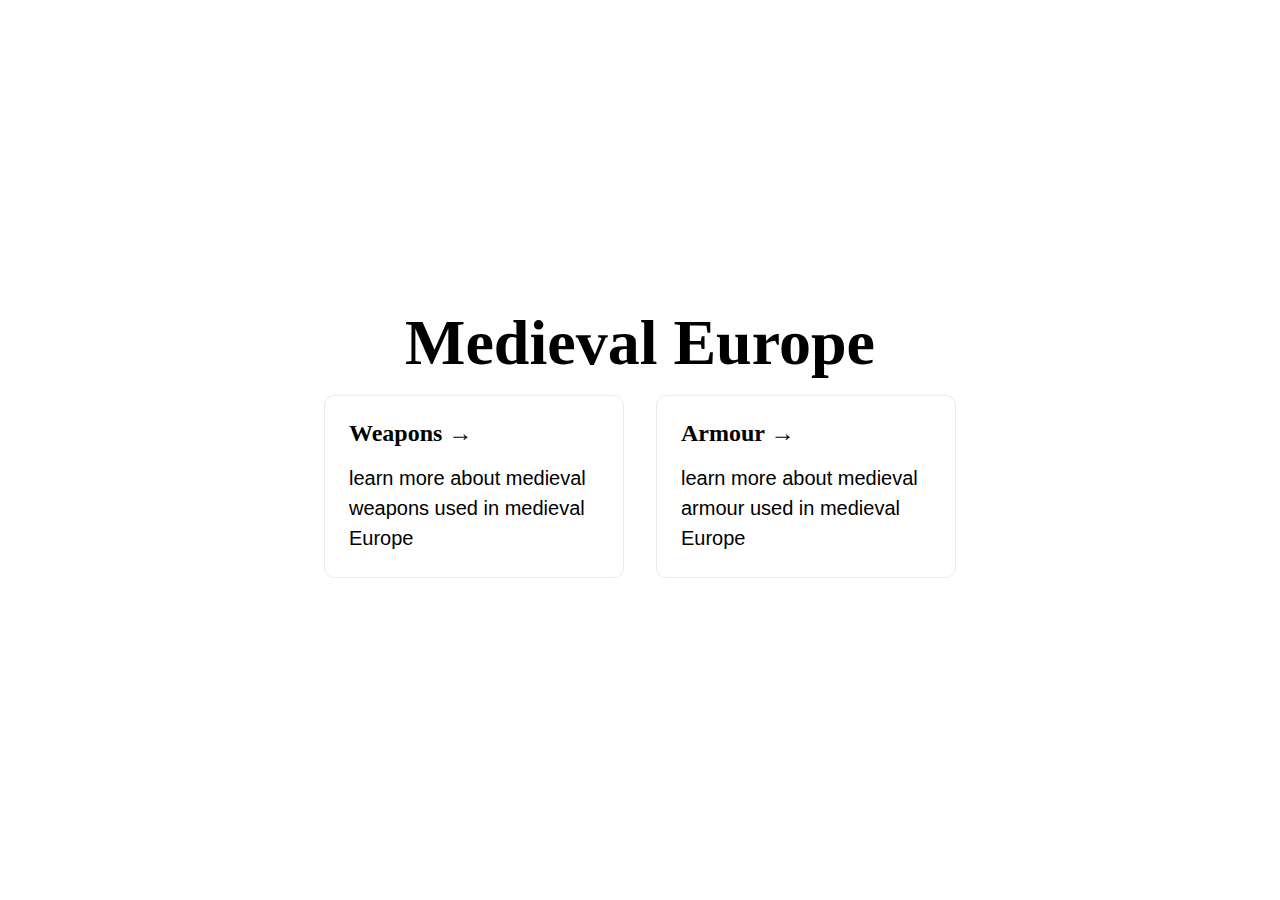
<file: Europe.html>
<!DOCTYPE html>
<html lang="en">
<head>
    <meta charset="UTF-8">
    <meta name="viewport" content="width=device-width, initial-scale=1.0">
    <title>Europe</title>
</head>
<body>
    <main>
      <h1 class="title">Medieval Europe</h1>
     
  
      <section class="grid">
        <a class='card'>
          <h2>Weapons &rarr;</h2>
          <p>learn more about medieval weapons used in medieval Europe </p>
        </a>
  
        <a class='card'>
          <h2>Armour &rarr;</h2>
          <p>
            learn more about medieval armour used in medieval Europe
          </p>
        </a>
      </section>
    </main>
<style>
  body {
padding: 0;
margin: 0;
font-family: -apple-system, BlinkMacSystemFont, Segoe UI, Roboto, Oxygen,
    Ubuntu, Cantarell, Fira Sans, Droid Sans, Helvetica Neue, sans-serif;
}

a {
color: inherit;
text-decoration: none;
}

* {
box-sizing: border-box;
}

main {
min-height: 100vh;
padding: 4rem 2rem;
flex: 1;
display: flex;
flex-direction: column;
justify-content: center;
align-items: center;
}

.title {
font-family: Cambria, Cochin, Georgia, Times, 'Times New Roman', serif;
margin: 0;
line-height: 1.15;
font-size: 4rem;
}

.title,
.description {
text-align: center;
}

.description {
margin: 4rem 0;
line-height: 1.5;
font-size: 1.5rem;
}

.code {
background: #fafafa;
border-radius: 5px;
padding: 0.75rem;
font-size: 1.1rem;
font-family: Menlo, Monaco, Lucida Console, Liberation Mono, DejaVu Sans Mono,
    Bitstream Vera Sans Mono, Courier New, monospace;
}

.grid {
display: flex;
align-items: center;
justify-content: center;
flex-wrap: wrap;
max-width: 800px;
}

.card {
margin: 1rem;
padding: 1.5rem;
text-align: left;
color: inherit;
text-decoration: none;
border: 1px solid #eaeaea;
border-radius: 10px;
transition: color 0.15s ease, border-color 0.15s ease;
max-width: 300px;
}

.card:hover,
.card:focus,
.card:active {
color: #0070f3;
border-color: #0070f3;
}

.card h2 {
margin: 0 0 1rem 0;
font-size: 1.5rem;
font-family: Cambria, Cochin, Georgia, Times, 'Times New Roman', serif
}

.card p {
margin: 0;
font-size: 1.25rem;
line-height: 1.5;
}

@media (max-width: 600px) {
.grid {
    width: 100%;
    flex-direction: column;
}
}
</style>
</html>
</file>
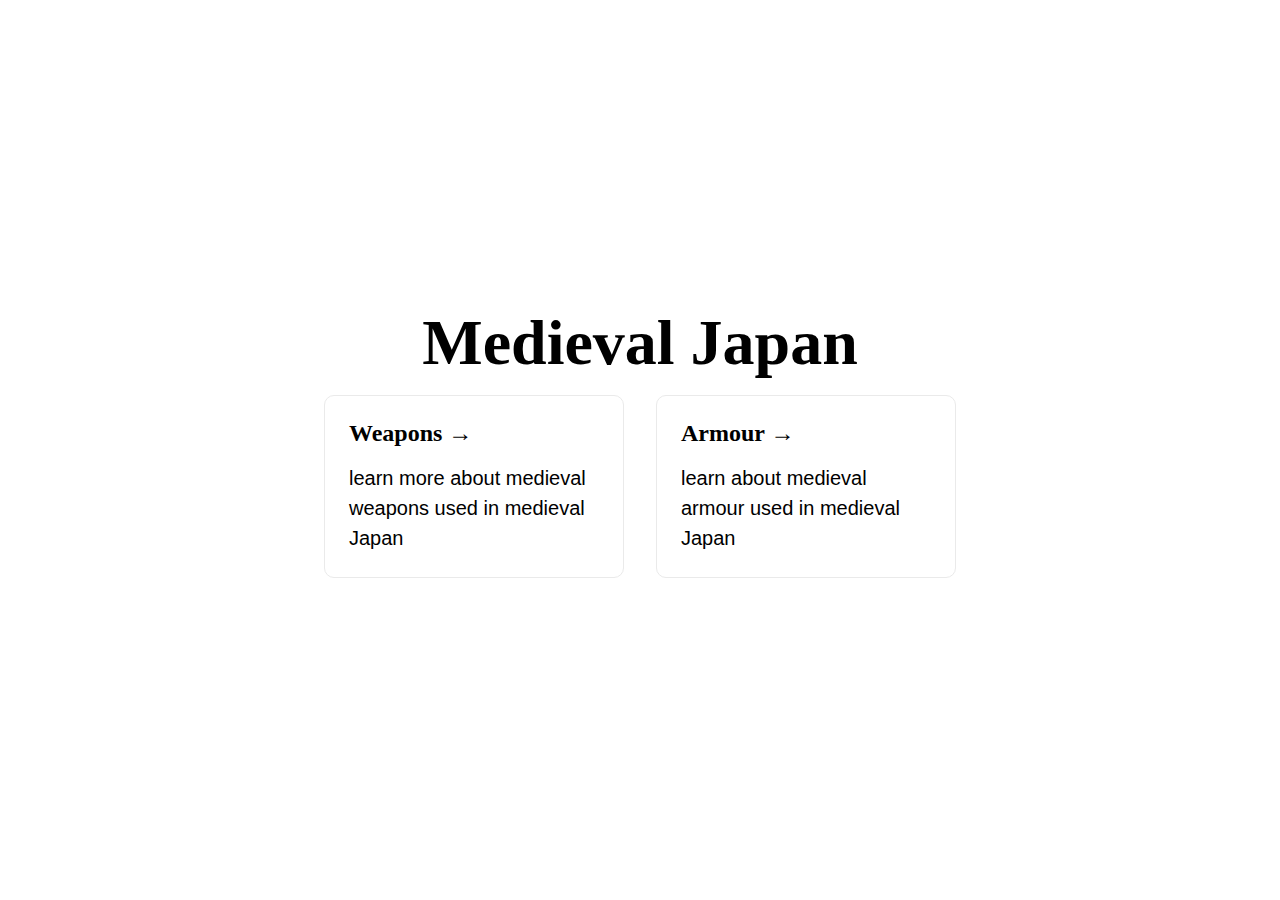
<file: Japan.html>
<!DOCTYPE html>
<html lang="en">
<head>
    <meta charset="UTF-8">
    <meta name="viewport" content="width=device-width, initial-scale=1.0">
    <title>Europe</title>
</head>
<body>
    <main>
      <h1 class="title">Medieval Japan</h1>
     
  
      <section class="grid">
        <a class='card'>
          <h2>Weapons &rarr;</h2>
          <p>learn more about medieval weapons used in medieval Japan </p>
        </a>
  
        <a class='card'>
          <h2>Armour &rarr;</h2>
          <p>
            learn about medieval armour used in medieval Japan
          </p>
        </a>
      </section>
    </main>
<style>
  body {
padding: 0;
margin: 0;
font-family: -apple-system, BlinkMacSystemFont, Segoe UI, Roboto, Oxygen,
    Ubuntu, Cantarell, Fira Sans, Droid Sans, Helvetica Neue, sans-serif;
}

a {
color: inherit;
text-decoration: none;
}

* {
box-sizing: border-box;
}

main {
min-height: 100vh;
padding: 4rem 2rem;
flex: 1;
display: flex;
flex-direction: column;
justify-content: center;
align-items: center;
}

.title {
margin: 0;
line-height: 1.15;
font-size: 4rem;
font-family: Cambria, Cochin, Georgia, Times, 'Times New Roman', serif
}

.title,
.description {
text-align: center;
}

.description {
margin: 4rem 0;
line-height: 1.5;
font-size: 1.5rem;
}

.code {
background: #fafafa;
border-radius: 5px;
padding: 0.75rem;
font-size: 1.1rem;
font-family: Menlo, Monaco, Lucida Console, Liberation Mono, DejaVu Sans Mono,
    Bitstream Vera Sans Mono, Courier New, monospace;
}

.grid {
display: flex;
align-items: center;
justify-content: center;
flex-wrap: wrap;
max-width: 800px;
}

.card {
margin: 1rem;
padding: 1.5rem;
text-align: left;
color: inherit;
text-decoration: none;
border: 1px solid #eaeaea;
border-radius: 10px;
transition: color 0.15s ease, border-color 0.15s ease;
max-width: 300px;
}

.card:hover,
.card:focus,
.card:active {
color: #0070f3;
border-color: #0070f3;
}

.card h2 {
font-family: Cambria, Cochin, Georgia, Times, 'Times New Roman', serif;
margin: 0 0 1rem 0;
font-size: 1.5rem;
}

.card p {
margin: 0;
font-size: 1.25rem;
line-height: 1.5;
}

@media (max-width: 600px) {
.grid {
    width: 100%;
    flex-direction: column;
}
}
</style>
</html>
</file>
